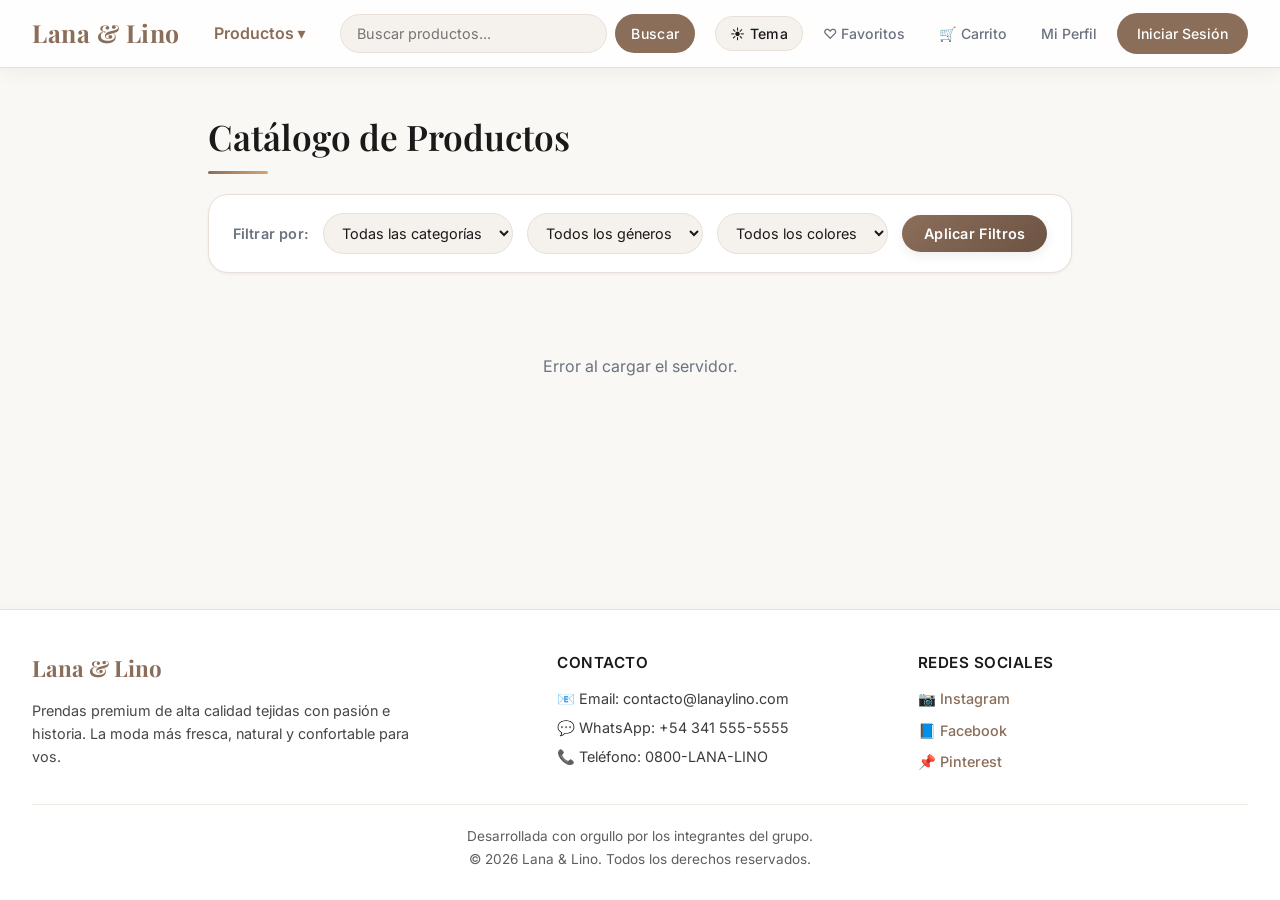
<file: frontend/index.html>
<!DOCTYPE html>
<html lang="es">

<head>
    <meta charset="UTF-8">
    <title>Lana & Lino - Inicio</title>
    <link rel="stylesheet" href="css/global.css">
</head>

<body>
    <main class="container">
        <h1>Catálogo de Productos</h1>

        <!-- Barra de Filtros -->
        <div id="filtros-container">
            <label>Filtrar por:</label>
            <select id="filtro-categoria">
                <option value="">Todas las categorías</option>
            </select>
            
            <select id="filtro-genero">
                <option value="">Todos los géneros</option>
                <option value="Femenino">Femenino</option>
                <option value="Masculino">Masculino</option>
                <option value="Unisex">Unisex</option>
            </select>

            <select id="filtro-color">
                <option value="">Todos los colores</option>
                <option value="Negro">Negro</option>
                <option value="Blanco">Blanco</option>
                <option value="Rojo">Rojo</option>
                <option value="Azul">Azul</option>
                <option value="Beige">Beige</option>
                <option value="Verde">Verde</option>
                <option value="Gris">Gris</option>
                <option value="Amarillo">Amarillo</option>
                <option value="Rosa">Rosa</option>
                <option value="Natural">Natural</option>
            </select>

            <button id="btn-aplicar-filtros">Aplicar Filtros</button>
        </div>

        <div id="grilla-productos"></div>
    </main>
    <script type="module" src="js/catalogo.js"></script>
</body>

</html>
</file>
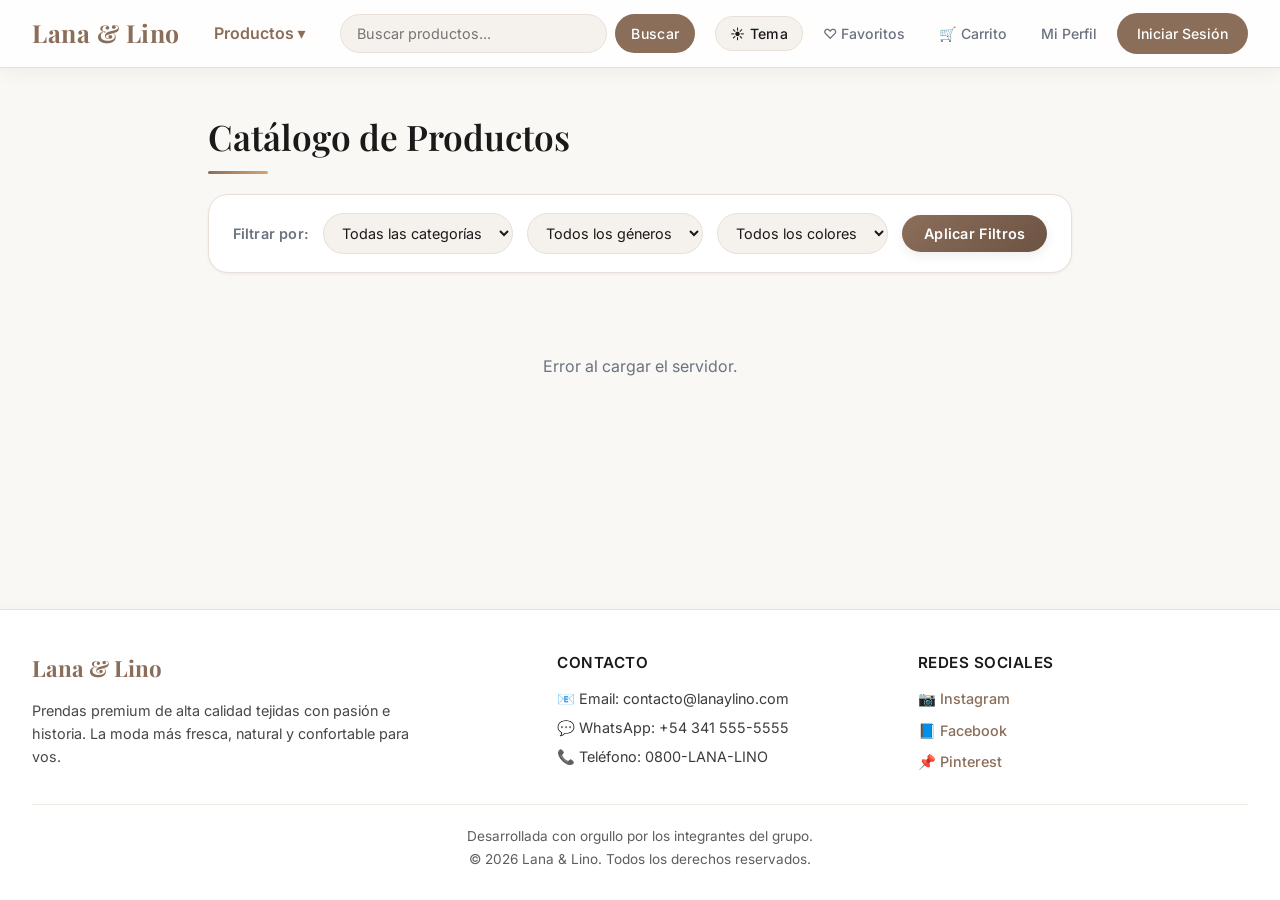
<file: frontend/pages/admin.html>
<!DOCTYPE html>
<html lang="es">

<head>
    <meta charset="UTF-8">
    <title>Panel Admin - Lana &amp; Lino</title>
    <link rel="stylesheet" href="../css/global.css">
</head>

<body>
    <main class="container">
        <h1>Gestionar Productos</h1>

        <!-- Sección para Buscar y Modificar -->
        <section class="admin-section">
            <h2>Buscar para Modificar</h2>
            <div class="search-group">
                <input type="number" id="buscar-id-prod" placeholder="ID del Producto a modificar">
                <button id="btn-buscar-modificar" class="btn-primary">Buscar Producto</button>
                <button id="btn-ver-todos" class="btn-secondary">Ver Todos</button>
            </div>
            <p id="msj-busqueda"></p>
            <div id="lista-productos-admin"
                style="display:none; margin-top: 15px; max-height: 300px; overflow-y: auto; background: var(--clr-surface-2); padding: 15px; border-radius: var(--radius-md); border: 1px solid var(--clr-border);">
            </div>
        </section>

        <!-- Formulario (Sirve para crear y para modificar) -->
        <section class="admin-section">
            <h2 id="titulo-formulario">Cargar Nuevo Producto</h2>
            <form id="form-producto" class="admin-form">
                <div class="form-grid">
                    <div class="form-group">
                        <label for="prod-id">ID del Producto:</label>
                        <input type="text" id="prod-id" disabled placeholder="Automático o buscado">
                    </div>

                    <div class="form-group">
                        <label for="prod-nombre">Nombre:</label>
                        <input type="text" id="prod-nombre" required>
                    </div>

                    <div class="form-group full-width">
                        <label for="prod-desc">Descripción:</label>
                        <textarea id="prod-desc" required class="form-textarea"
                            placeholder="Breve descripción del producto..."></textarea>
                    </div>

                    <div class="form-group">
                        <label for="prod-imagen">URL de la Imagen:</label>
                        <input type="text" id="prod-imagen" placeholder="https://...">
                    </div>

                    <div class="form-group">
                        <label for="prod-precio">Precio:</label>
                        <input type="number" id="prod-precio" required>
                    </div>

                    <div class="form-group">
                        <label for="prod-genero">Género:</label>
                        <select id="prod-genero">
                            <option value="">Seleccione...</option>
                            <option value="Femenino">Femenino</option>
                            <option value="Masculino">Masculino</option>
                            <option value="Unisex">Unisex</option>
                        </select>
                    </div>

                    <div class="form-group">
                        <label for="prod-color">Color:</label>
                        <select id="prod-color">
                            <option value="">Seleccione...</option>
                            <option value="Negro">Negro</option>
                            <option value="Blanco">Blanco</option>
                            <option value="Rojo">Rojo</option>
                            <option value="Azul">Azul</option>
                            <option value="Beige">Beige</option>
                            <option value="Verde">Verde</option>
                            <option value="Gris">Gris</option>
                            <option value="Amarillo">Amarillo</option>
                            <option value="Rosa">Rosa</option>
                            <option value="Natural">Natural</option>
                        </select>
                    </div>

                    <div class="form-group">
                        <label for="prod-categoria">Categoría:</label>
                        <select id="prod-categoria" required>
                            <option value="">Seleccione...</option>
                        </select>
                    </div>

                    <div class="form-group">
                        <label for="prod-talle">Talle:</label>
                        <select id="prod-talle" required>
                            <option value="Único">Único</option>
                            <option value="S">S</option>
                            <option value="M">M</option>
                            <option value="L">L</option>
                            <option value="XL">XL</option>
                            <option value="XXL">XXL</option>
                        </select>
                    </div>

                    <div class="form-group">
                        <label for="prod-stock">Stock Disponible:</label>
                        <input type="number" id="prod-stock" required placeholder="Cantidad">
                    </div>
                </div>

                <div class="form-actions">
                    <button type="submit" id="btn-guardar-prod" class="btn-primary">Guardar Producto</button>
                    <button type="button" id="btn-cancelar-edicion" class="btn-danger" style="display:none;">Cancelar
                        Edición</button>
                </div>
            </form>
        </section>
    </main>
    <script type="module" src="../js/admin.js"></script>
</body>

</html>
</file>
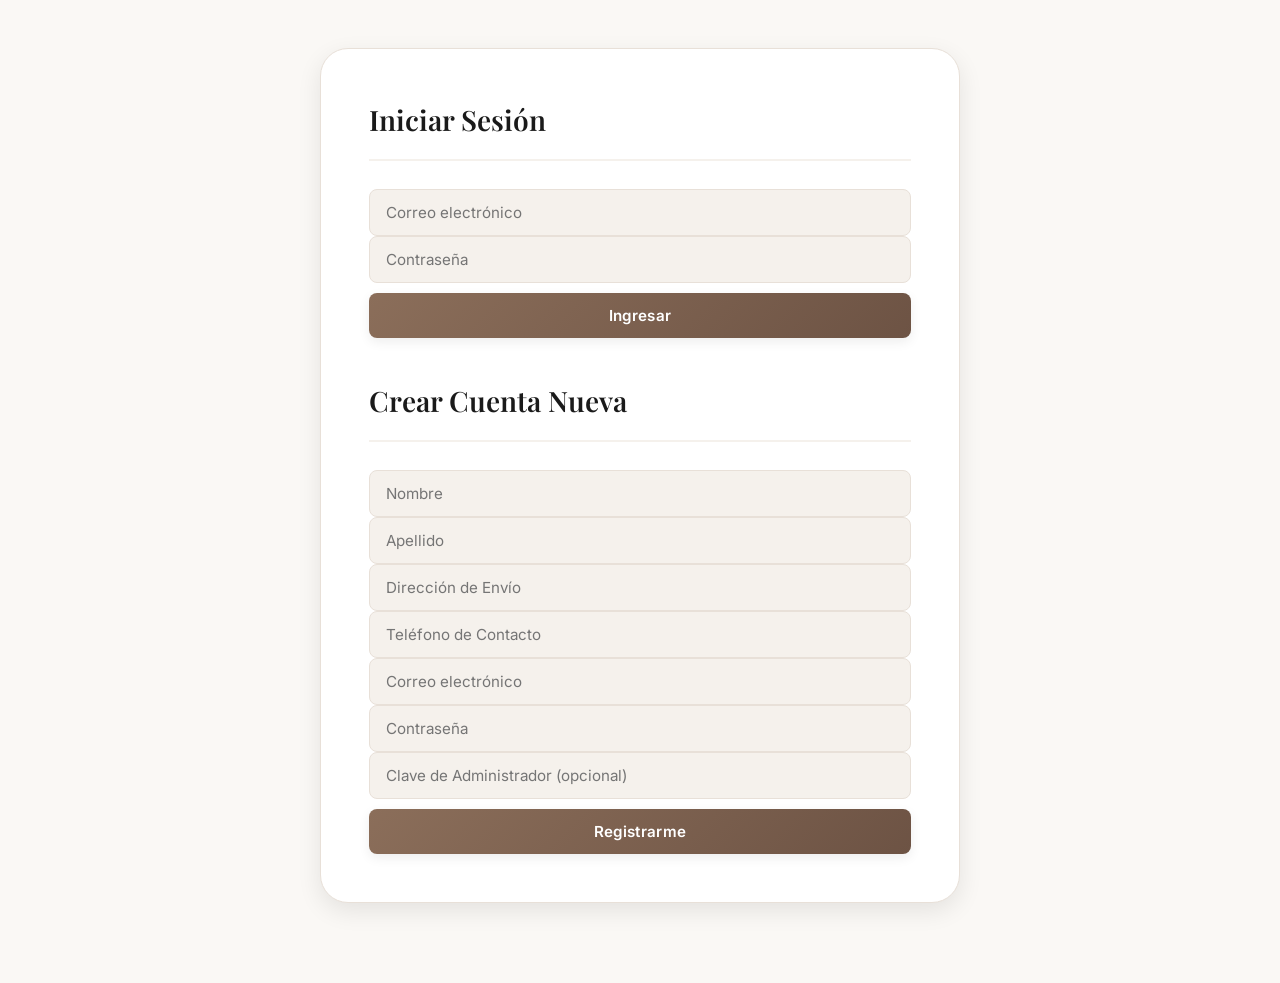
<file: frontend/pages/carrito.html>
<!DOCTYPE html>
<html lang="es">

<head>
    <meta charset="UTF-8">
    <meta name="viewport" content="width=device-width, initial-scale=1.0">
    <title>Mi Carrito - Lana & Lino</title>
    <link rel="stylesheet" href="../css/global.css">
</head>

<body>
    <main class="cart-container">
        <a href="../index.html" style="display: inline-block; margin-bottom: 20px; color: var(--clr-primary); text-decoration: none; font-weight: 600; transition: var(--transition);">&larr; Volver al Inicio</a>
        <h2>Carrito de Compras</h2>

        <div id="lista-carrito" class="cart-items">
        </div>

        <div class="cart-summary">
            <h3>Total: $<span id="total-carrito">0</span></h3>
            <button id="btn-pagar" class="btn-primary" disabled>Proceder al Pago</button>
        </div>
    </main>

    <script type="module" src="../js/carrito.js"></script>
</body>

</html>
</file>
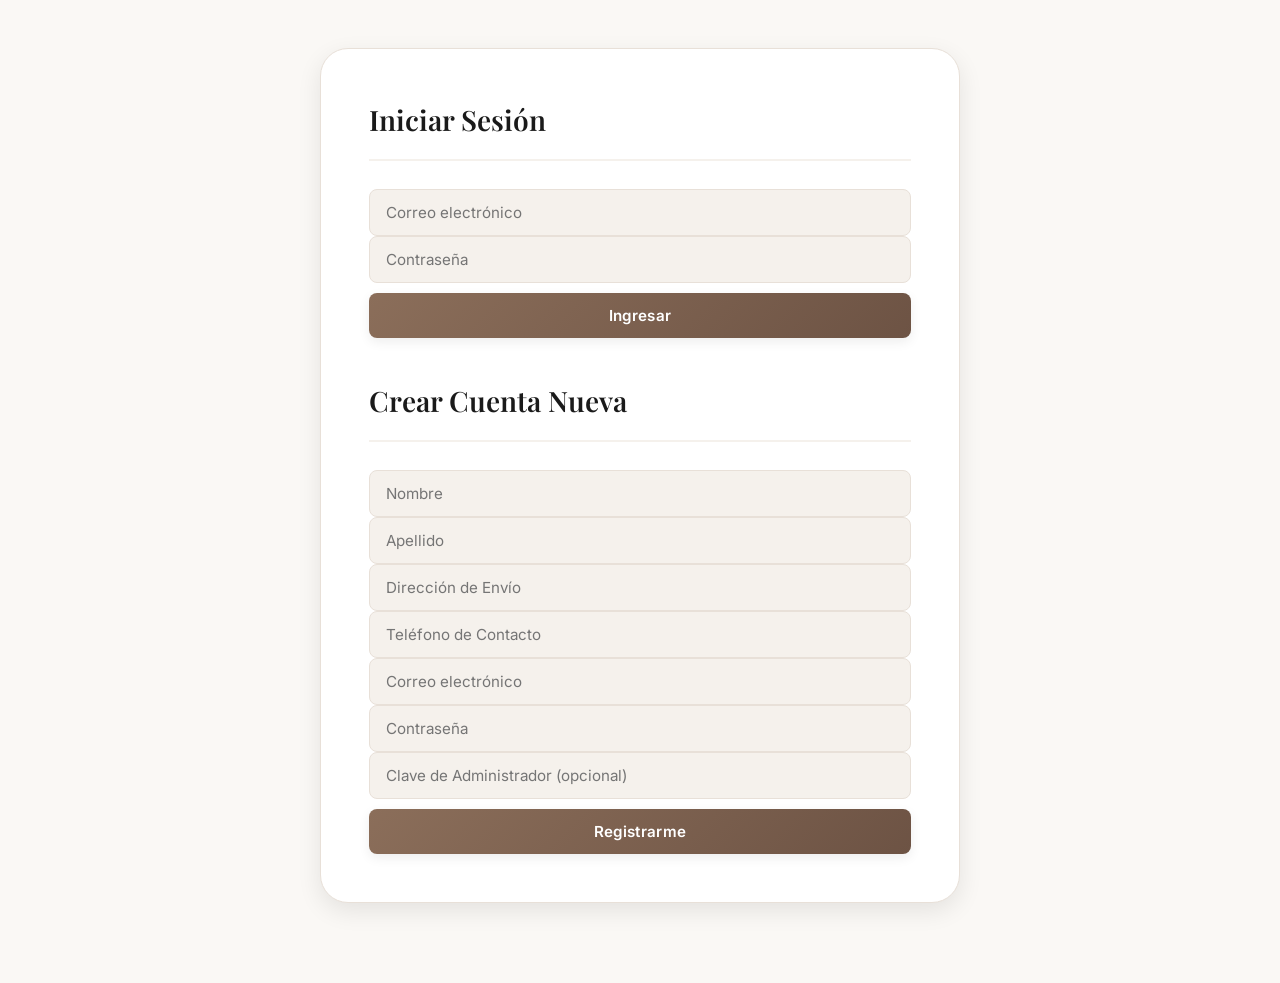
<file: frontend/pages/favoritos.html>
<!DOCTYPE html>
<html lang="es">

<head>
    <meta charset="UTF-8">
    <meta name="viewport" content="width=device-width, initial-scale=1.0">
    <title>Mis Favoritos - Lana & Lino</title>
    <link rel="stylesheet" href="../css/global.css">
</head>

<body>
    <main class="favorites-container">
        <a href="../index.html" style="display: inline-block; margin-bottom: 20px; color: var(--clr-primary); text-decoration: none; font-weight: 600; transition: var(--transition);">&larr; Volver al Inicio</a>
        <h2>Mis Productos Favoritos</h2>

        <div id="lista-favoritos" class="product-grid"></div>
    </main>

    <script type="module" src="../js/favoritos.js"></script>
</body>

</html>
</file>
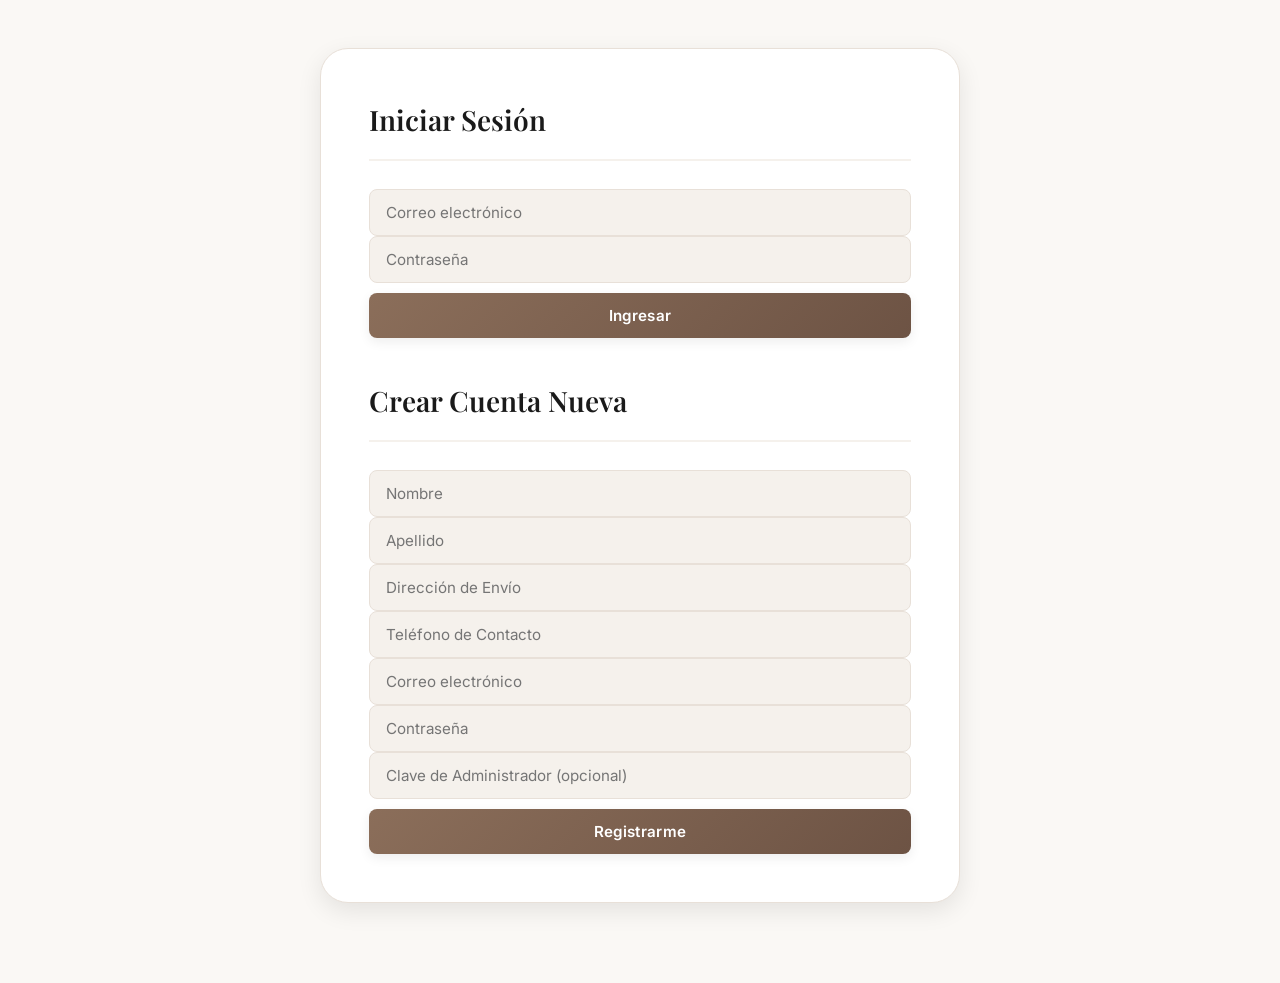
<file: frontend/pages/login.html>
<!DOCTYPE html>
<html lang="es">

<head>
    <meta charset="UTF-8">
    <meta name="viewport" content="width=device-width, initial-scale=1.0">
    <title>Lana & Lino - Autenticación</title>
    <link rel="stylesheet" href="../css/global.css">
</head>

<body>
    <main class="auth-container">
        <section class="login-section">
            <h2>Iniciar Sesión</h2>
            <form id="form-login">
                <input type="email" id="login-email" placeholder="Correo electrónico" required>
                <input type="password" id="login-password" placeholder="Contraseña" required>
                <button type="submit" class="btn-primary">Ingresar</button>
            </form>
        </section>

        <section class="register-section">
            <h2>Crear Cuenta Nueva</h2>
            <form id="form-register">
                <input type="text" id="reg-nombre" placeholder="Nombre" required>
                <input type="text" id="reg-apellido" placeholder="Apellido" required>
                <input type="text" id="reg-direccion" placeholder="Dirección de Envío" required>
                <input type="text" id="reg-telefono" placeholder="Teléfono de Contacto" required>
                <input type="email" id="reg-email" placeholder="Correo electrónico" required>
                <input type="password" id="reg-password" placeholder="Contraseña" required>
                <input type="password" id="reg-admin-secret" placeholder="Clave de Administrador (opcional)">
                <button type="submit" class="btn-primary">Registrarme</button>
            </form>
        </section>
    </main>

    <script type="module" src="../js/login.js"></script>
</body>

</html>
</file>
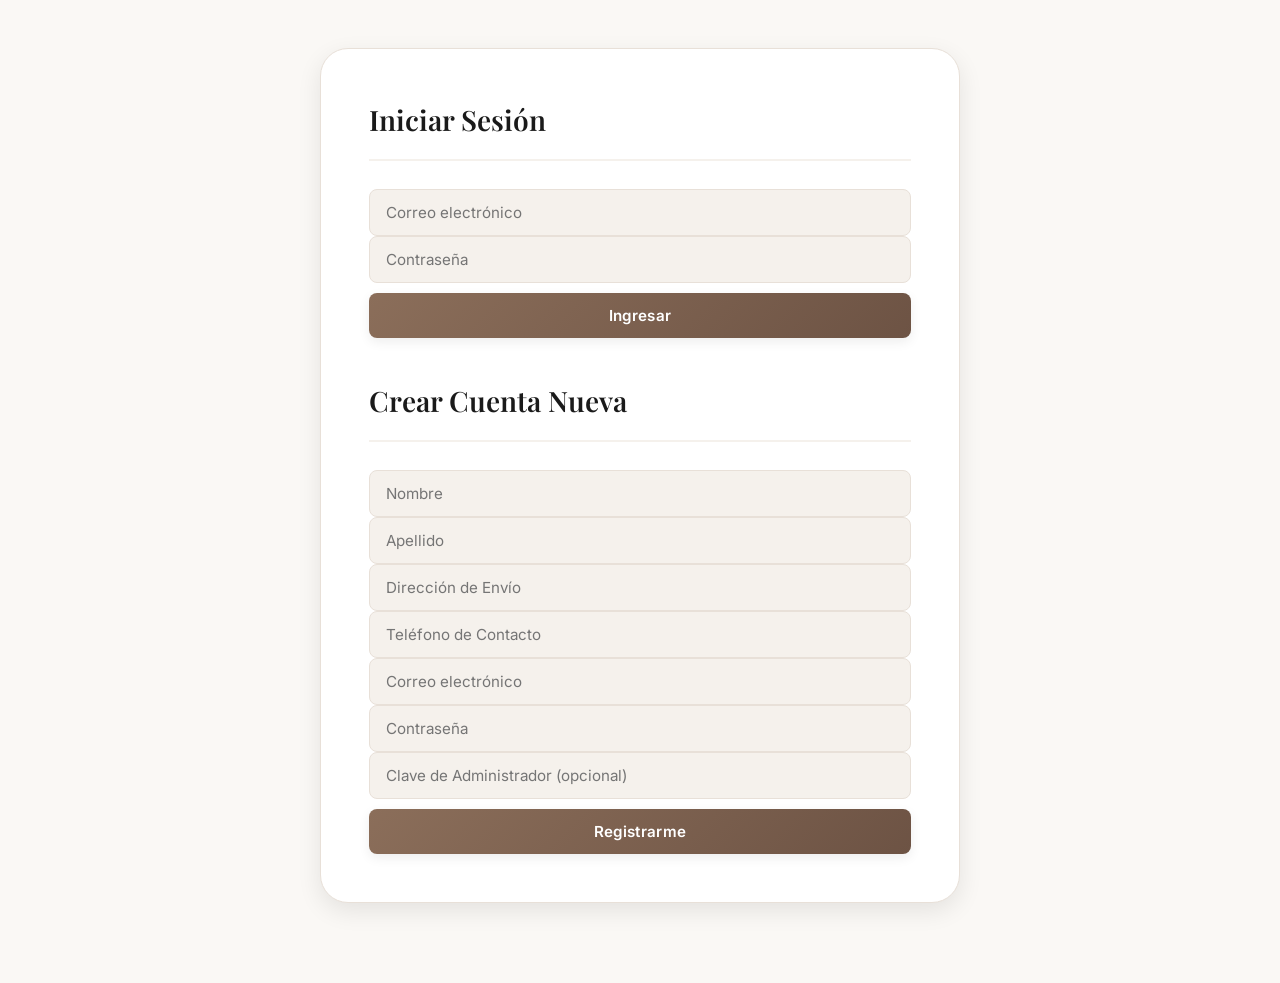
<file: frontend/pages/pago.html>
<!DOCTYPE html>
<html lang="es">

<head>
    <meta charset="UTF-8">
    <meta name="viewport" content="width=device-width, initial-scale=1.0">
    <title>Pago - Lana &amp; Lino</title>
    <link rel="stylesheet" href="../css/global.css">
</head>

<body>
    <main class="payment-container">
        <h2>Finalizar Compra</h2>

        <!-- Resumen de compra -->
        <div id="resumen-compra" class="payment-summary">
            <h3>Resumen de Productos</h3>
            <div id="resumen-items">Cargando productos...</div>
            <h4 class="payment-total">Total a Pagar: $<span id="total-pago">0</span></h4>
        </div>

        <form id="form-pago">
            <div class="form-group">
                <label for="metodo-pago">Método de Pago</label>
                <select id="metodo-pago" required>
                    <option value="">Seleccioná una opción...</option>
                    <option value="transferencia">Transferencia Bancaria</option>
                    <option value="debito">Tarjeta de Débito</option>
                    <option value="credito">Tarjeta de Crédito</option>
                </select>
            </div>

            <div id="datos-tarjeta" style="display: none;">
                <div class="form-group">
                    <label for="num-tarjeta">Número de Tarjeta</label>
                    <input type="text" id="num-tarjeta" placeholder="16 dígitos">
                </div>
                <div class="form-group">
                    <label for="vencimiento-tarjeta">Fecha de Vencimiento (MM/AA)</label>
                    <input type="text" id="vencimiento-tarjeta" placeholder="MM/AA">
                </div>
                <div class="form-group">
                    <label for="titular-tarjeta">Nombre en la Tarjeta</label>
                    <input type="text" id="titular-tarjeta" placeholder="Nombre completo del titular">
                </div>
            </div>

            <button type="submit" id="btn-pagar" class="btn-primary" disabled>Confirmar Pago</button>
        </form>
    </main>

    <script type="module" src="../js/pago.js"></script>
</body>

</html>
</file>
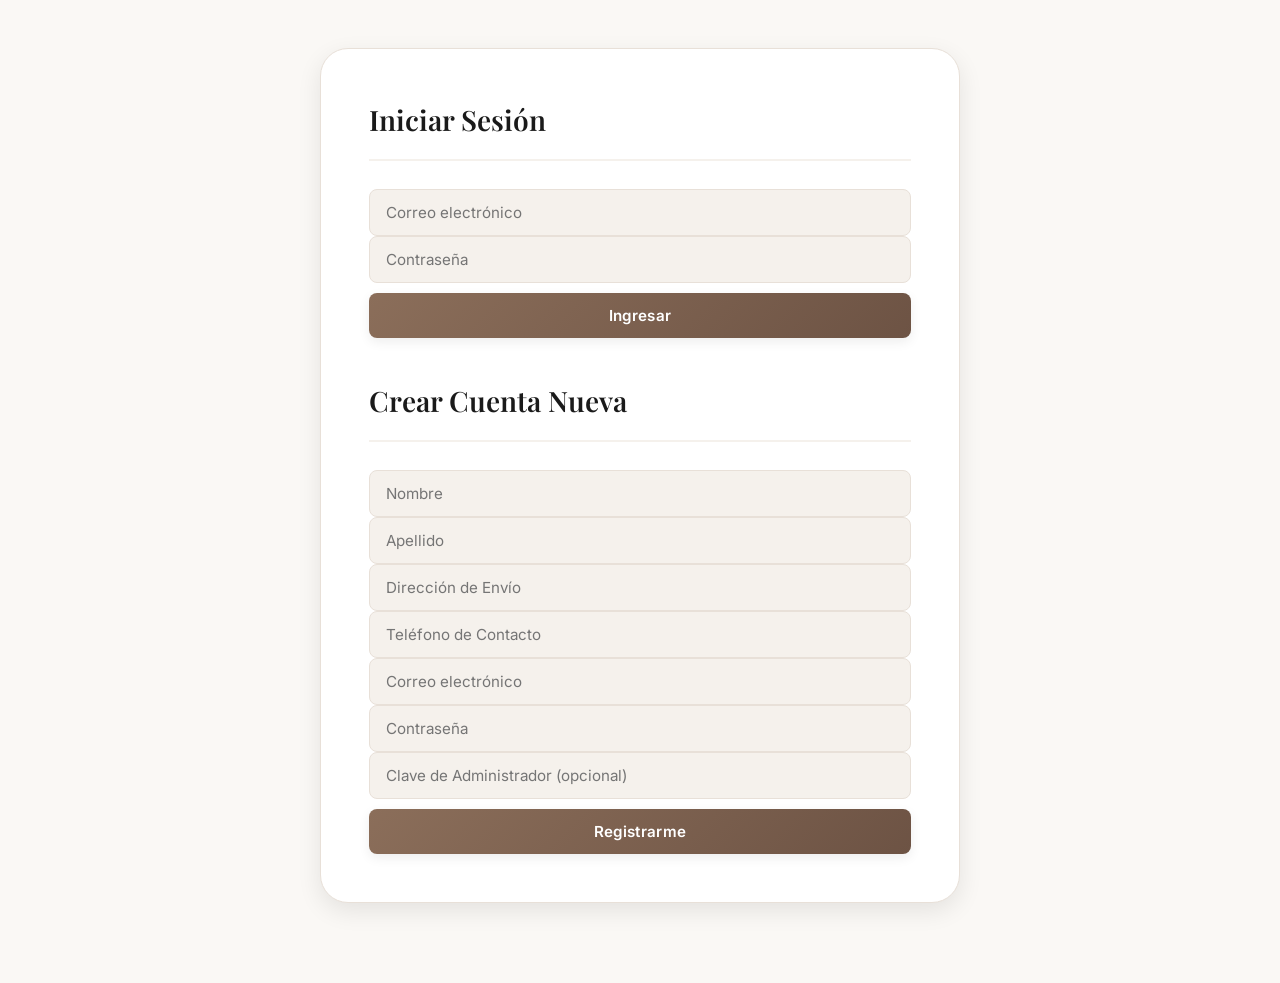
<file: frontend/pages/perfil.html>
<!DOCTYPE html>
<html lang="es">

<head>
    <meta charset="UTF-8">
    <meta name="viewport" content="width=device-width, initial-scale=1.0">
    <title>Mi Perfil - Lana & Lino</title>
    <link rel="stylesheet" href="../css/global.css">
</head>

<body>
    <main class="profile-container">
        <a href="../index.html" style="display: inline-block; margin-bottom: 20px; color: var(--clr-primary); text-decoration: none; font-weight: 600; transition: var(--transition);">&larr; Volver al Inicio</a>
        <h2>Mis Datos Personales</h2>

        <form id="form-perfil">
            <div class="form-group">
                <label for="perfil-nombre">Nombre</label>
                <input type="text" id="perfil-nombre" required>
            </div>

            <div class="form-group">
                <label for="perfil-apellido">Apellido</label>
                <input type="text" id="perfil-apellido" required>
            </div>

            <div class="form-group">
                <label for="perfil-email">Correo Electrónico</label>
                <input type="email" id="perfil-email" disabled>
            </div>

            <div class="form-group">
                <label for="perfil-password">Contraseña</label>
                <input type="text" id="perfil-password" required placeholder="Contraseña">
            </div>

            <div class="form-group">
                <label for="perfil-direccion">Dirección de Envío</label>
                <input type="text" id="perfil-direccion" placeholder="Ej: Calle Falsa 123">
            </div>

            <div class="form-group">
                <label for="perfil-telefono">Teléfono de Contacto</label>
                <input type="text" id="perfil-telefono" placeholder="Ej: 341 555 5555">
            </div>

            <button type="submit" class="btn-primary">Actualizar mis datos</button>
        </form>
    </main>

    <script type="module" src="../js/perfil.js"></script>
</body>

</html>
</file>
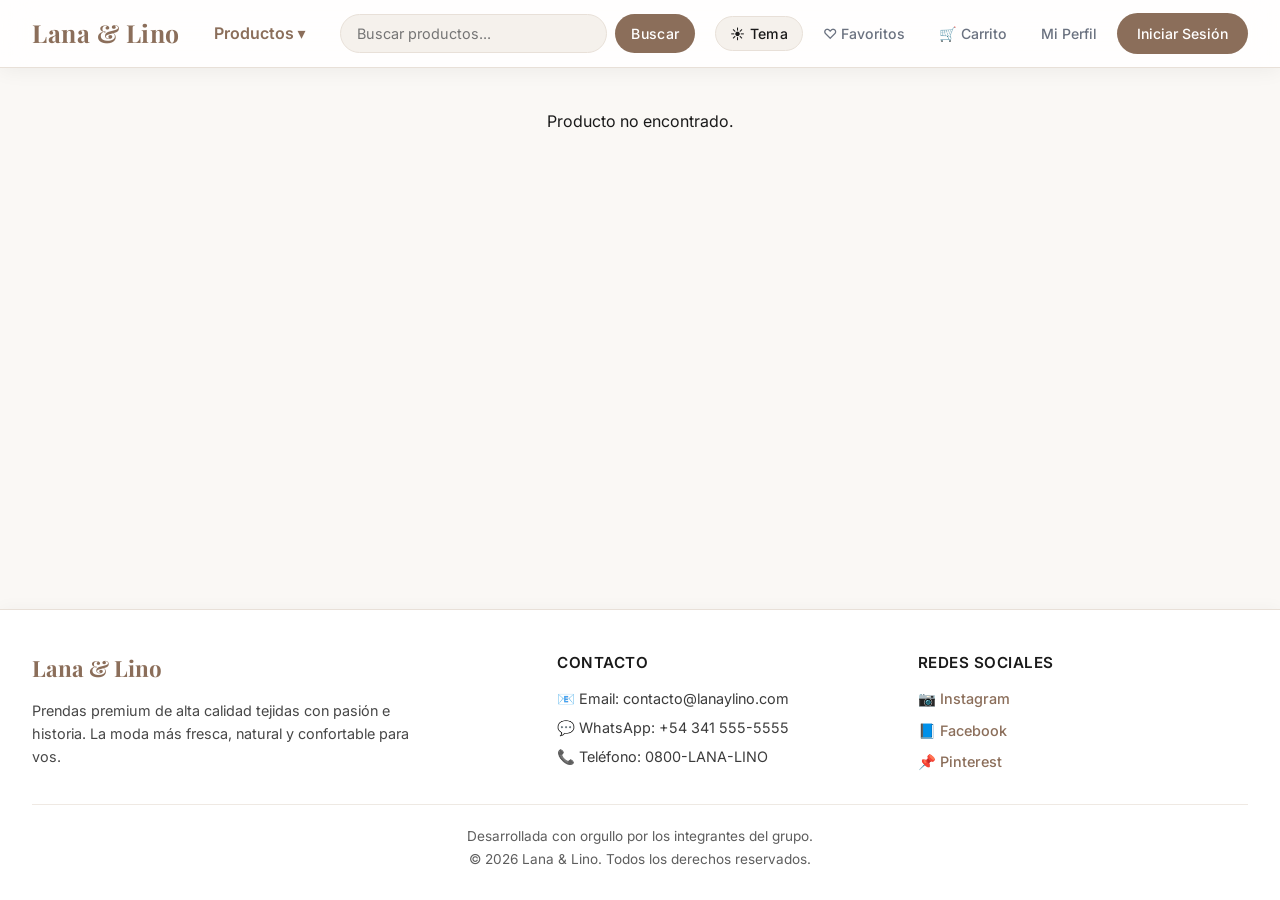
<file: frontend/pages/producto.html>
<!DOCTYPE html>
<html lang="es">

<head>
    <meta charset="UTF-8">
    <title>Detalle del Producto</title>
    <link rel="stylesheet" href="../css/global.css">
</head>

<body>
    <main class="container" id="detalle-container">
    </main>
    <script type="module" src="../js/producto.js"></script>
</body>

</html>
</file>
<file: frontend/css/global.css>
@import url('https://fonts.googleapis.com/css2?family=Playfair+Display:wght@500;600;700&family=Inter:wght@300;400;500;600&display=swap');

/* ── Variables ── */
:root {
    /* Paleta */
    --clr-primary:      #8B6E5A;
    --clr-primary-dk:   #6D5344;
    --clr-primary-lt:   #C4A992;
    --clr-accent:       #D4A574;
    --clr-bg:           #FAF8F5;
    --clr-surface:      #FFFFFF;
    --clr-surface-2:    #F5F1EC;
    --clr-text:         #1A1A1A;
    --clr-text-muted:   #6B7280;
    --clr-border:       #E8E0D8;
    --clr-danger:       #DC2626;
    --clr-success:      #059669;
    --clr-nav-bg:       rgba(255,255,255,0.85);

    /* Dark mode */
    --clr-dark-bg:      #111110;
    --clr-dark-surface: #1C1B19;
    --clr-dark-surface2:#242320;
    --clr-dark-text:    #F0EDE8;
    --clr-dark-border:  #2E2C28;
    --clr-dark-nav:     rgba(17,17,16,0.88);

    /* Tipografía */
    --font-display: 'Playfair Display', Georgia, serif;
    --font-body:    'Inter', system-ui, sans-serif;

    /* Espaciado / Radio */
    --radius-sm:  8px;
    --radius-md: 14px;
    --radius-lg: 20px;
    --radius-xl: 28px;

    /* Sombras */
    --shadow-xs: 0 1px 3px rgba(0,0,0,.06);
    --shadow-sm: 0 4px 12px rgba(0,0,0,.07);
    --shadow-md: 0 8px 24px rgba(0,0,0,.09);
    --shadow-lg: 0 20px 48px rgba(0,0,0,.12);
    --shadow-focus: 0 0 0 3px rgba(139,110,90,.25);

    /* Transición */
    --ease: cubic-bezier(.4,0,.2,1);
    --transition: all .28s var(--ease);
}

/* ── Reset & Base ── */
*, *::before, *::after { box-sizing: border-box; margin: 0; padding: 0; }

html { scroll-behavior: smooth; }

body {
    font-family: var(--font-body);
    background-color: var(--clr-bg);
    color: var(--clr-text);
    line-height: 1.65;
    min-height: 100vh;
    display: flex;
    flex-direction: column;
    transition: background-color .35s var(--ease), color .35s var(--ease);
}

/* ── Dark Mode ── */
[data-theme="dark"] {
    --clr-bg:       var(--clr-dark-bg);
    --clr-surface:  var(--clr-dark-surface);
    --clr-surface-2:var(--clr-dark-surface2);
    --clr-text:     var(--clr-dark-text);
    --clr-border:   var(--clr-dark-border);
    --clr-nav-bg:   var(--clr-dark-nav);
    --clr-text-muted: #9CA3AF;
}

/* ── Scrollbar ── */
::-webkit-scrollbar { width: 7px; }
::-webkit-scrollbar-track { background: var(--clr-bg); }
::-webkit-scrollbar-thumb { background: var(--clr-primary-lt); border-radius: 99px; }

/* ============================================================
   HEADER
   ============================================================ */
header {
    position: sticky !important;
    top: 0;
    z-index: 1000;
    background: var(--clr-nav-bg) !important;
    backdrop-filter: blur(18px) saturate(1.8);
    -webkit-backdrop-filter: blur(18px) saturate(1.8);
    border-bottom: 1px solid var(--clr-border) !important;
    padding: 0 32px !important;
    height: 68px;
    display: flex !important;
    align-items: center !important;
    justify-content: space-between !important;
    gap: 20px;
    box-shadow: 0 2px 20px rgba(0,0,0,.06) !important;
}

header .logo h2 {
    font-family: var(--font-display);
    font-size: 1.55rem;
    font-weight: 700;
    color: var(--clr-primary);
    letter-spacing: .5px;
    white-space: nowrap;
}

/* Search row inside header */
header .busqueda {
    display: flex !important;
    gap: 8px !important;
    flex: 1;
    max-width: 440px;
}

header .busqueda input {
    flex: 1;
    padding: 10px 16px;
    border: 1.5px solid var(--clr-border);
    border-radius: 99px;
    font-size: .9rem;
    background: var(--clr-surface-2);
    color: var(--clr-text);
    width: auto !important;
    transition: var(--transition);
}

header .busqueda input:focus {
    border-color: var(--clr-primary);
    background: var(--clr-surface);
    box-shadow: var(--shadow-focus);
    outline: none;
}

header .busqueda button,
header .busqueda select {
    padding: 10px 16px;
    border-radius: 99px;
    font-size: .88rem;
    width: auto !important;
}

header .busqueda button {
    background: var(--clr-primary);
    color: #fff;
    border: none;
    cursor: pointer;
    font-weight: 500;
    transition: var(--transition);
    white-space: nowrap;
}

header .busqueda button:hover {
    background: var(--clr-primary-dk);
    transform: none;
}

header .busqueda select {
    background: var(--clr-surface-2);
    border: 1.5px solid var(--clr-border);
    color: var(--clr-text);
    cursor: pointer;
    transition: var(--transition);
}

header .logo {
    display: flex;
    align-items: center;
    gap: 20px;
}

.dropdown-menu {
    position: relative;
}

.dropbtn {
    cursor: pointer;
    font-weight: 600;
    color: var(--clr-primary);
    text-decoration: none;
    padding: 8px 14px;
    border-radius: 99px;
    transition: var(--transition);
}

.dropbtn:hover {
    background: var(--clr-surface-2);
}

.dropdown-content {
    display: none;
    position: absolute;
    right: 0;
    background: var(--clr-surface);
    border: 1.5px solid var(--clr-border);
    border-radius: 8px;
    box-shadow: var(--shadow-md);
    z-index: 2000;
    min-width: 180px;
    margin-top: 5px;
}

.dropdown-content a {
    display: block;
    padding: 10px 16px;
    text-decoration: none;
    color: var(--clr-text) !important;
    font-weight: 500;
    transition: var(--transition);
    border-radius: 0 !important;
    text-align: left;
}

.dropdown-content a:hover {
    background-color: var(--clr-surface-2) !important;
    color: var(--clr-primary) !important;
}

/* Nav links */
header .acciones {
    display: flex !important;
    align-items: center !important;
    gap: 6px !important;
}

header .acciones a,
header .acciones button,
#btn-theme {
    display: inline-flex;
    align-items: center;
    padding: 8px 14px;
    border-radius: 99px;
    font-size: .88rem;
    font-weight: 500;
    color: var(--clr-text-muted);
    text-decoration: none;
    transition: var(--transition);
    white-space: nowrap;
    background: transparent;
    border: none;
    cursor: pointer;
    font-family: inherit;
}

header .acciones a:hover,
header .acciones button:hover,
#btn-theme:hover {
    background: var(--clr-surface-2);
    color: var(--clr-primary);
}

/* Login button special */
#btn-login {
    background: var(--clr-primary) !important;
    color: #fff !important;
    padding: 9px 20px !important;
}

#btn-login:hover {
    background: var(--clr-primary-dk) !important;
    color: #fff !important;
}

/* Theme toggle */
#btn-theme {
    background: var(--clr-surface-2);
    border: 1.5px solid var(--clr-border);
    color: var(--clr-text);
    padding: 8px 14px;
    border-radius: 99px;
    font-size: .88rem;
    cursor: pointer;
    font-weight: 500;
    transition: var(--transition);
    width: auto !important;
    margin: 0 !important;
}

#btn-theme:hover { background: var(--clr-border); }

/* ============================================================
   MAIN CONTAINER (catálogo)
   ============================================================ */
.container {
    max-width: 1280px;
    margin: 0 auto;
    padding: 40px 32px 80px;
}

.container h1 {
    font-family: var(--font-display);
    font-size: 2.2rem;
    font-weight: 600;
    color: var(--clr-text);
    margin-bottom: 28px;
    position: relative;
    display: inline-block;
}

.container h1::after {
    content: '';
    position: absolute;
    bottom: -8px;
    left: 0;
    width: 60px;
    height: 3px;
    background: linear-gradient(90deg, var(--clr-primary), var(--clr-accent));
    border-radius: 99px;
}

/* ── Filters bar ── */
#filtros-container {
    display: flex !important;
    align-items: center;
    gap: 14px;
    padding: 18px 24px !important;
    background: var(--clr-surface) !important;
    border: 1px solid var(--clr-border);
    border-radius: var(--radius-lg) !important;
    box-shadow: var(--shadow-xs);
    margin-bottom: 32px !important;
    flex-wrap: wrap;
}

#filtros-container label {
    font-weight: 600;
    font-size: .9rem;
    color: var(--clr-text-muted);
    display: inline !important;
    margin: 0 !important;
    white-space: nowrap;
}

#filtros-container select {
    width: auto !important;
    padding: 10px 14px;
    border-radius: 99px;
    font-size: .9rem;
    border: 1.5px solid var(--clr-border);
    background: var(--clr-surface-2);
    color: var(--clr-text);
    cursor: pointer;
    transition: var(--transition);
}

#filtros-container select:focus {
    border-color: var(--clr-primary);
    box-shadow: var(--shadow-focus);
    outline: none;
}

#btn-aplicar-filtros {
    background: linear-gradient(135deg, var(--clr-primary), var(--clr-primary-dk));
    color: #fff;
    border: none;
    padding: 10px 22px;
    border-radius: 99px;
    font-size: .9rem;
    font-weight: 600;
    cursor: pointer;
    transition: var(--transition);
    box-shadow: var(--shadow-sm);
    width: auto !important;
    margin: 0 !important;
    letter-spacing: .3px;
}

#btn-aplicar-filtros:hover {
    transform: translateY(-2px);
    box-shadow: var(--shadow-md);
}

/* ── Product grid ── */
#grilla-productos {
    display: grid;
    grid-template-columns: repeat(auto-fill, minmax(260px, 1fr));
    gap: 24px;
}

/* ── Product card (Premium & Modern Layout) ── */
.card {
    background: var(--clr-surface);
    border: 1px solid var(--clr-border);
    border-radius: var(--radius-lg);
    overflow: hidden;
    box-shadow: var(--shadow-xs);
    transition: var(--transition);
    display: flex;
    flex-direction: column;
    position: relative;
    text-decoration: none;
    cursor: pointer;
}

.card:hover {
    transform: translateY(-8px);
    box-shadow: var(--shadow-md);
    border-color: var(--clr-primary-lt);
}

.card-image-wrapper {
    position: relative;
    width: 100%;
    height: 240px;
    overflow: hidden;
    background: var(--clr-surface-2);
}

.card-image-wrapper img {
    width: 100%;
    height: 100%;
    object-fit: cover;
    transition: transform 0.6s var(--ease);
}

.card:hover .card-image-wrapper img {
    transform: scale(1.06);
}

/* Badge de categoría */
.card-category {
    position: absolute;
    top: 14px;
    left: 14px;
    background: rgba(255, 255, 255, 0.9);
    backdrop-filter: blur(8px);
    color: var(--clr-primary-dk);
    font-size: 0.72rem;
    font-weight: 700;
    text-transform: uppercase;
    letter-spacing: 0.8px;
    padding: 5px 12px;
    border-radius: 99px;
    box-shadow: var(--shadow-xs);
    transition: var(--transition);
    z-index: 2;
}

[data-theme="dark"] .card-category {
    background: rgba(28, 27, 25, 0.9);
    color: var(--clr-primary-lt);
}

.card-content {
    padding: 20px;
    display: flex;
    flex-direction: column;
    flex-grow: 1;
}

.card-title {
    font-family: var(--font-display);
    font-size: 1.15rem;
    font-weight: 600;
    color: var(--clr-text);
    margin-bottom: 6px;
    line-height: 1.35;
    transition: var(--transition);
}

.card:hover .card-title {
    color: var(--clr-primary);
}

.card-meta {
    margin-bottom: 16px;
    display: flex;
    align-items: center;
    gap: 8px;
}

.card-color {
    font-size: 0.78rem;
    color: var(--clr-text-muted);
    display: inline-flex;
    align-items: center;
    gap: 6px;
    background: var(--clr-surface-2);
    padding: 4px 10px;
    border-radius: 99px;
    font-weight: 500;
}

.card-color .dot {
    width: 8px;
    height: 8px;
    border-radius: 50%;
    display: inline-block;
    border: 1px solid rgba(0,0,0,0.08);
}

.card-footer {
    margin-top: auto;
    display: flex;
    justify-content: space-between;
    align-items: center;
    padding-top: 14px;
    border-top: 1.5px dashed var(--clr-border);
}

.card-price {
    display: flex;
    flex-direction: column;
}

.price-label {
    font-size: 0.68rem;
    text-transform: uppercase;
    letter-spacing: 0.5px;
    color: var(--clr-text-muted);
    font-weight: 600;
    margin-bottom: 1px;
}

.price-val {
    font-size: 1.35rem;
    font-weight: 700;
    color: var(--clr-primary-dk);
    font-family: var(--font-body);
}

[data-theme="dark"] .price-val {
    color: var(--clr-primary-lt);
}

.card-btn-action {
    width: 38px;
    height: 38px;
    border-radius: 50%;
    background: var(--clr-surface-2);
    color: var(--clr-primary);
    display: flex;
    align-items: center;
    justify-content: center;
    transition: var(--transition);
    border: 1px solid var(--clr-border);
}

.card:hover .card-btn-action {
    background: var(--clr-primary);
    color: #fff;
    border-color: var(--clr-primary);
    transform: translateX(4px);
}

/* ============================================================
   SHARED PAGE CONTAINERS
   ============================================================ */
.auth-container,
.profile-container,
.favorites-container,
.cart-container,
.payment-container {
    max-width: 640px;
    margin: 48px auto 80px;
    background: var(--clr-surface);
    border: 1px solid var(--clr-border);
    border-radius: var(--radius-xl);
    box-shadow: var(--shadow-md);
    padding: 48px;
}

.auth-container { display: grid; grid-template-columns: 1fr; gap: 40px; }

/* Section titles */
.auth-container h2,
.profile-container h2,
.favorites-container h2,
.cart-container h2,
.payment-container h2 {
    font-family: var(--font-display);
    font-size: 1.75rem;
    font-weight: 600;
    color: var(--clr-text);
    margin-bottom: 28px;
    padding-bottom: 16px;
    border-bottom: 2px solid var(--clr-surface-2);
}

/* ── Form groups ── */
.form-group { margin-bottom: 20px; }

label {
    display: block;
    font-size: .88rem;
    font-weight: 500;
    color: var(--clr-text-muted);
    margin-bottom: 8px;
    letter-spacing: .2px;
}

input, select {
    width: 100%;
    padding: 13px 16px;
    border: 1.5px solid var(--clr-border);
    border-radius: var(--radius-sm);
    font-size: .95rem;
    font-family: var(--font-body);
    background: var(--clr-surface-2);
    color: var(--clr-text);
    transition: var(--transition);
    appearance: auto;
}

input:focus, select:focus {
    border-color: var(--clr-primary);
    background: var(--clr-surface);
    box-shadow: var(--shadow-focus);
    outline: none;
}

input:disabled {
    background: var(--clr-surface-2);
    color: var(--clr-text-muted);
    cursor: not-allowed;
    opacity: .7;
}

/* ── Buttons ── */
button {
    padding: 13px 24px;
    border: none;
    border-radius: var(--radius-sm);
    font-size: .95rem;
    font-family: var(--font-body);
    font-weight: 600;
    cursor: pointer;
    transition: var(--transition);
    letter-spacing: .3px;
}

button:active { transform: scale(.97); }

.btn-primary {
    background: linear-gradient(135deg, var(--clr-primary), var(--clr-primary-dk));
    color: #fff;
    width: 100%;
    margin-top: 10px;
    box-shadow: var(--shadow-sm);
}

.btn-primary:hover:not(:disabled) {
    transform: translateY(-2px);
    box-shadow: var(--shadow-md);
    background: linear-gradient(135deg, var(--clr-primary-dk), #5A3F30);
}

.btn-primary:disabled {
    background: #D1D5DB;
    color: #9CA3AF;
    cursor: not-allowed;
    box-shadow: none;
    transform: none;
}

.btn-danger {
    background: transparent;
    color: var(--clr-danger);
    border: 1.5px solid var(--clr-danger);
    width: 100%;
    margin-top: 10px;
}

.btn-danger:hover {
    background: var(--clr-danger);
    color: #fff;
    transform: translateY(-1px);
    box-shadow: 0 4px 12px rgba(220,38,38,.25);
}

/* ── Product grid (class from global) ── */
.product-grid {
    display: grid;
    grid-template-columns: repeat(auto-fill, minmax(260px, 1fr));
    gap: 24px;
    margin-top: 28px;
}

/* ── Product card (global class) ── */
.product-card {
    background: var(--clr-surface);
    border: 1px solid var(--clr-border);
    border-radius: var(--radius-lg);
    overflow: hidden;
    box-shadow: var(--shadow-xs);
    transition: var(--transition);
    display: flex;
    flex-direction: column;
}

.product-card:hover {
    transform: translateY(-6px);
    box-shadow: var(--shadow-lg);
    border-color: var(--clr-primary-lt);
}

/* ── Cart items ── */
.cart-item {
    background: var(--clr-surface-2);
    border: 1px solid var(--clr-border);
    border-radius: var(--radius-md);
    padding: 20px 24px;
    margin-bottom: 14px;
    display: flex;
    justify-content: space-between;
    align-items: center;
    gap: 16px;
    transition: var(--transition);
}

.cart-item:hover {
    border-color: var(--clr-primary-lt);
    box-shadow: var(--shadow-xs);
}

.cart-item h4 {
    font-size: 1rem;
    font-weight: 600;
    color: var(--clr-text);
    margin-bottom: 4px;
}

.cart-item p {
    font-size: .875rem;
    color: var(--clr-text-muted);
}

.cart-summary {
    margin-top: 32px;
    padding-top: 24px;
    border-top: 2px solid var(--clr-surface-2);
    text-align: right;
}

.cart-summary h3 {
    font-family: var(--font-display);
    font-size: 1.7rem;
    font-weight: 600;
    color: var(--clr-primary);
    margin-bottom: 18px;
}

/* ── Empty / loading states ── */
#grilla-productos p,
.cart-items p {
    color: var(--clr-text-muted);
    text-align: center;
    padding: 48px 0;
    font-size: 1rem;
    grid-column: 1 / -1;
}

/* ── Responsive ── */
/* ── Productos Dropdown ── */
.dropdown-menu {
    position: relative;
    display: inline-block;
}

.dropdown-content a {
    transition: var(--transition);
}

.dropdown-content a:hover {
    background-color: var(--clr-surface-2) !important;
    color: var(--clr-primary) !important;
}

/* ── Secciones de Administración ── */
.admin-section {
    background: var(--clr-surface);
    padding: 32px;
    margin-bottom: 24px;
    border-radius: var(--radius-lg);
    border: 1px solid var(--clr-border);
    box-shadow: var(--shadow-sm);
}

.admin-section h2 {
    font-family: var(--font-display);
    font-size: 1.5rem;
    color: var(--clr-text);
    margin-bottom: 20px;
}

.search-group {
    display: flex;
    gap: 12px;
    margin-bottom: 12px;
    flex-wrap: wrap;
}

.search-group input {
    flex: 1;
    min-width: 200px;
}

.search-group button {
    width: auto;
    margin-top: 0;
}

.btn-secondary {
    background: var(--clr-surface-2);
    border: 1.5px solid var(--clr-border);
    color: var(--clr-text);
    padding: 13px 24px;
    border-radius: var(--radius-sm);
    font-weight: 600;
    cursor: pointer;
    transition: var(--transition);
}

.btn-secondary:hover {
    background: var(--clr-border);
}

/* Grid para el formulario de administración */
.admin-form .form-grid {
    display: grid;
    grid-template-columns: repeat(2, 1fr);
    gap: 20px;
}

.admin-form .form-grid .form-group.full-width {
    grid-column: span 2;
}

.form-textarea {
    width: 100%;
    min-height: 100px;
    padding: 13px 16px;
    border: 1.5px solid var(--clr-border);
    border-radius: var(--radius-sm);
    font-family: var(--font-body);
    background: var(--clr-surface-2);
    color: var(--clr-text);
    transition: var(--transition);
    resize: vertical;
}

.form-textarea:focus {
    border-color: var(--clr-primary);
    background: var(--clr-surface);
    box-shadow: var(--shadow-focus);
    outline: none;
}

.form-actions {
    display: flex;
    gap: 12px;
    margin-top: 24px;
    flex-wrap: wrap;
}

.form-actions button {
    width: auto;
    margin-top: 0;
}

/* ── Resumen de Pago ── */
.payment-summary {
    margin-bottom: 25px;
    padding: 20px;
    background: var(--clr-surface-2);
    border-radius: var(--radius-md);
    border: 1px solid var(--clr-border);
}

.payment-summary h3 {
    font-size: 1.15rem;
    font-weight: 600;
    margin-bottom: 12px;
    border-bottom: 1.5px dashed var(--clr-border);
    padding-bottom: 8px;
}

.summary-item {
    display: flex;
    justify-content: space-between;
    margin-bottom: 8px;
    font-size: 0.95em;
    opacity: 0.9;
}

.payment-total {
    text-align: right;
    margin-top: 15px;
    font-size: 1.25rem;
    font-weight: 700;
    color: var(--clr-primary-dk);
}

[data-theme="dark"] .payment-total {
    color: var(--clr-primary-lt);
}

/* ── Detalle del Producto ── */
.product-detail-card {
    display: flex;
    gap: 48px;
    background: var(--clr-surface);
    border: 1px solid var(--clr-border);
    border-radius: var(--radius-xl);
    padding: 40px;
    box-shadow: var(--shadow-md);
    margin-top: 24px;
}

.product-detail-image {
    flex: 1;
    max-width: 480px;
    display: flex;
    align-items: center;
    justify-content: center;
}

.product-detail-image img {
    width: 100%;
    height: auto;
    max-height: 480px;
    object-fit: cover;
    border-radius: var(--radius-lg);
    box-shadow: var(--shadow-sm);
}

.product-detail-info {
    flex: 1.2;
    display: flex;
    flex-direction: column;
    justify-content: center;
}

.product-detail-info h2 {
    font-family: var(--font-display);
    font-size: 2.2rem;
    font-weight: 700;
    color: var(--clr-text);
    margin-bottom: 12px;
}

.product-detail-desc {
    font-size: 1.05rem;
    color: var(--clr-text-muted);
    margin-bottom: 20px;
    line-height: 1.6;
}

.product-detail-price {
    font-size: 2.2rem;
    font-weight: 700;
    color: var(--clr-primary);
    margin-bottom: 24px;
}

.opciones-seleccion {
    display: flex;
    flex-direction: column;
    gap: 16px;
    margin-bottom: 20px;
}

.opcion-grupo {
    display: flex;
    flex-direction: column;
    gap: 6px;
}

.opcion-grupo label {
    font-weight: 600;
    font-size: 0.9rem;
    color: var(--clr-text);
    margin-bottom: 0;
}

.opcion-grupo select {
    max-width: 320px;
}

.detail-actions {
    display: flex;
    gap: 16px;
    margin-top: 24px;
    flex-wrap: wrap;
}

.detail-actions button {
    flex: 1;
    min-width: 160px;
    padding: 14px 28px;
    font-size: 1rem;
}

#indicador-stock {
    font-size: 0.95rem;
    font-weight: 600;
    margin: 12px 0;
}

/* ── Elementos del Carrito ── */
.cart-item-info {
    display: flex;
    align-items: center;
    gap: 15px;
}

.cart-item-img {
    width: 60px;
    height: 60px;
    object-fit: cover;
    border-radius: 4px;
}

.cart-item-details h4 {
    margin: 0;
}

.cart-item-details p {
    margin: 5px 0 0;
    font-size: 0.9em;
    opacity: 0.8;
}

.cart-item-actions {
    display: flex;
    align-items: center;
    gap: 20px;
}

.cart-item-qty {
    font-weight: bold;
}

.cart-item-subtotal {
    font-weight: bold;
    width: 80px;
    text-align: right;
}

.cart-item-actions button {
    padding: 5px 10px;
    font-size: 0.9em;
}

/* ── Responsive ── */
@media (max-width: 900px) {
    header {
        padding: 16px 24px !important;
        height: auto;
        flex-wrap: wrap;
    }
    header .busqueda {
        max-width: 100%;
        flex: 1 1 100%;
        order: 3;
        margin-top: 10px;
    }
    header .logo {
        order: 1;
    }
    header .acciones {
        order: 2;
    }
    .container {
        padding: 28px 16px 60px;
    }
}

@media (max-width: 640px) {
    header {
        flex-direction: column !important;
        align-items: stretch !important;
        padding: 16px !important;
        gap: 12px !important;
    }
    header .logo {
        justify-content: space-between;
        width: 100%;
    }
    header .acciones {
        justify-content: flex-start;
        flex-wrap: nowrap !important;
        overflow-x: auto;
        width: 100%;
        gap: 6px !important;
        padding-bottom: 4px !important;
        -webkit-overflow-scrolling: touch;
        scrollbar-width: none;
    }
    header .acciones::-webkit-scrollbar {
        display: none;
    }
    header .acciones a,
    header .acciones button,
    #btn-theme {
        padding: 6px 12px !important;
        font-size: 0.82rem !important;
        flex: 0 0 auto !important;
        text-align: center;
        width: auto !important;
    }
    .auth-container,
    .profile-container,
    .favorites-container,
    .cart-container,
    .payment-container {
        padding: 28px 20px;
        margin: 24px 12px 48px;
    }
    #filtros-container {
        flex-direction: column;
        align-items: stretch;
        gap: 10px;
        padding: 16px !important;
    }
    #filtros-container select,
    #btn-aplicar-filtros {
        width: 100% !important;
    }
    
    /* Product Detail responsive */
    .product-detail-card {
        flex-direction: column;
        padding: 24px;
        gap: 28px;
    }
    .product-detail-image {
        max-width: 100%;
    }
    .product-detail-image img {
        max-height: 300px;
    }
    .product-detail-info h2 {
        font-size: 1.8rem;
    }
    .product-detail-price {
        font-size: 1.8rem;
        margin-bottom: 16px;
    }
    .opcion-grupo select {
        max-width: 100%;
    }
    
    /* Admin Form grid responsive */
    .admin-form .form-grid {
        grid-template-columns: 1fr;
        gap: 16px;
    }
    .admin-form .form-grid .form-group.full-width {
        grid-column: span 1;
    }
    
    /* Cart Item responsive */
    .cart-item {
        flex-direction: column;
        align-items: stretch;
        gap: 14px;
        padding: 16px;
    }
    .cart-item-info {
        width: 100%;
    }
    .cart-item-actions {
        width: 100%;
        justify-content: space-between;
        gap: 10px;
        border-top: 1px dashed var(--clr-border);
        padding-top: 12px;
    }
    .cart-item-subtotal {
        text-align: left;
        width: auto;
    }
    
    /* Admin list overflow */
    #lista-productos-admin {
        overflow-x: auto;
    }
    #lista-productos-admin table {
        min-width: 500px;
    }
    
    /* Footer responsive */
    footer {
        padding: 30px 16px 20px !important;
    }
    .footer-container {
        flex-direction: column;
        gap: 24px;
    }
    .footer-column {
        min-width: 100%;
    }
}

/* ── Footer Estilos Generales ── */
footer {
    background: var(--clr-surface);
    border-top: 1px solid var(--clr-border);
    padding: 40px 32px 30px;
    margin-top: auto;
    color: var(--clr-text);
    font-family: var(--font-body);
    transition: var(--transition);
    box-shadow: 0 -2px 15px rgba(0,0,0,.03);
}

.footer-container {
    max-width: 1280px;
    margin: 0 auto;
    display: flex;
    flex-wrap: wrap;
    justify-content: space-between;
    gap: 30px;
    text-align: left;
}

.footer-column {
    flex: 1;
    min-width: 200px;
}

.footer-column.large {
    flex: 1.5;
    min-width: 250px;
}

.footer-column h3 {
    font-family: var(--font-display);
    font-size: 1.4rem;
    color: var(--clr-primary);
    margin-bottom: 12px;
    font-weight: bold;
}

.footer-column h4 {
    margin-bottom: 12px;
    font-size: 0.95rem;
    text-transform: uppercase;
    letter-spacing: 0.5px;
    font-weight: 600;
}

.footer-column p {
    font-size: 0.9rem;
    margin: 6px 0;
    opacity: 0.85;
    line-height: 1.6;
}

.footer-column p.description {
    opacity: 0.8;
    max-width: 380px;
}

.footer-links {
    display: flex;
    flex-direction: column;
    gap: 8px;
    font-size: 0.9rem;
}

.footer-links a {
    color: var(--clr-primary) !important;
    text-decoration: none;
    font-weight: 500;
    transition: var(--transition);
}

.footer-links a:hover {
    color: var(--clr-primary-dk) !important;
    text-decoration: underline;
}

.footer-bottom {
    max-width: 1280px;
    margin: 30px auto 0;
    padding-top: 20px;
    border-top: 1px solid var(--clr-border);
    text-align: center;
    font-size: 0.85rem;
    opacity: 0.7;
}

/* ── Ajuste para pantallas extremadamente chicas ── */
@media (max-width: 340px) {
    #grilla-productos {
        grid-template-columns: 1fr;
    }
}
</file>
